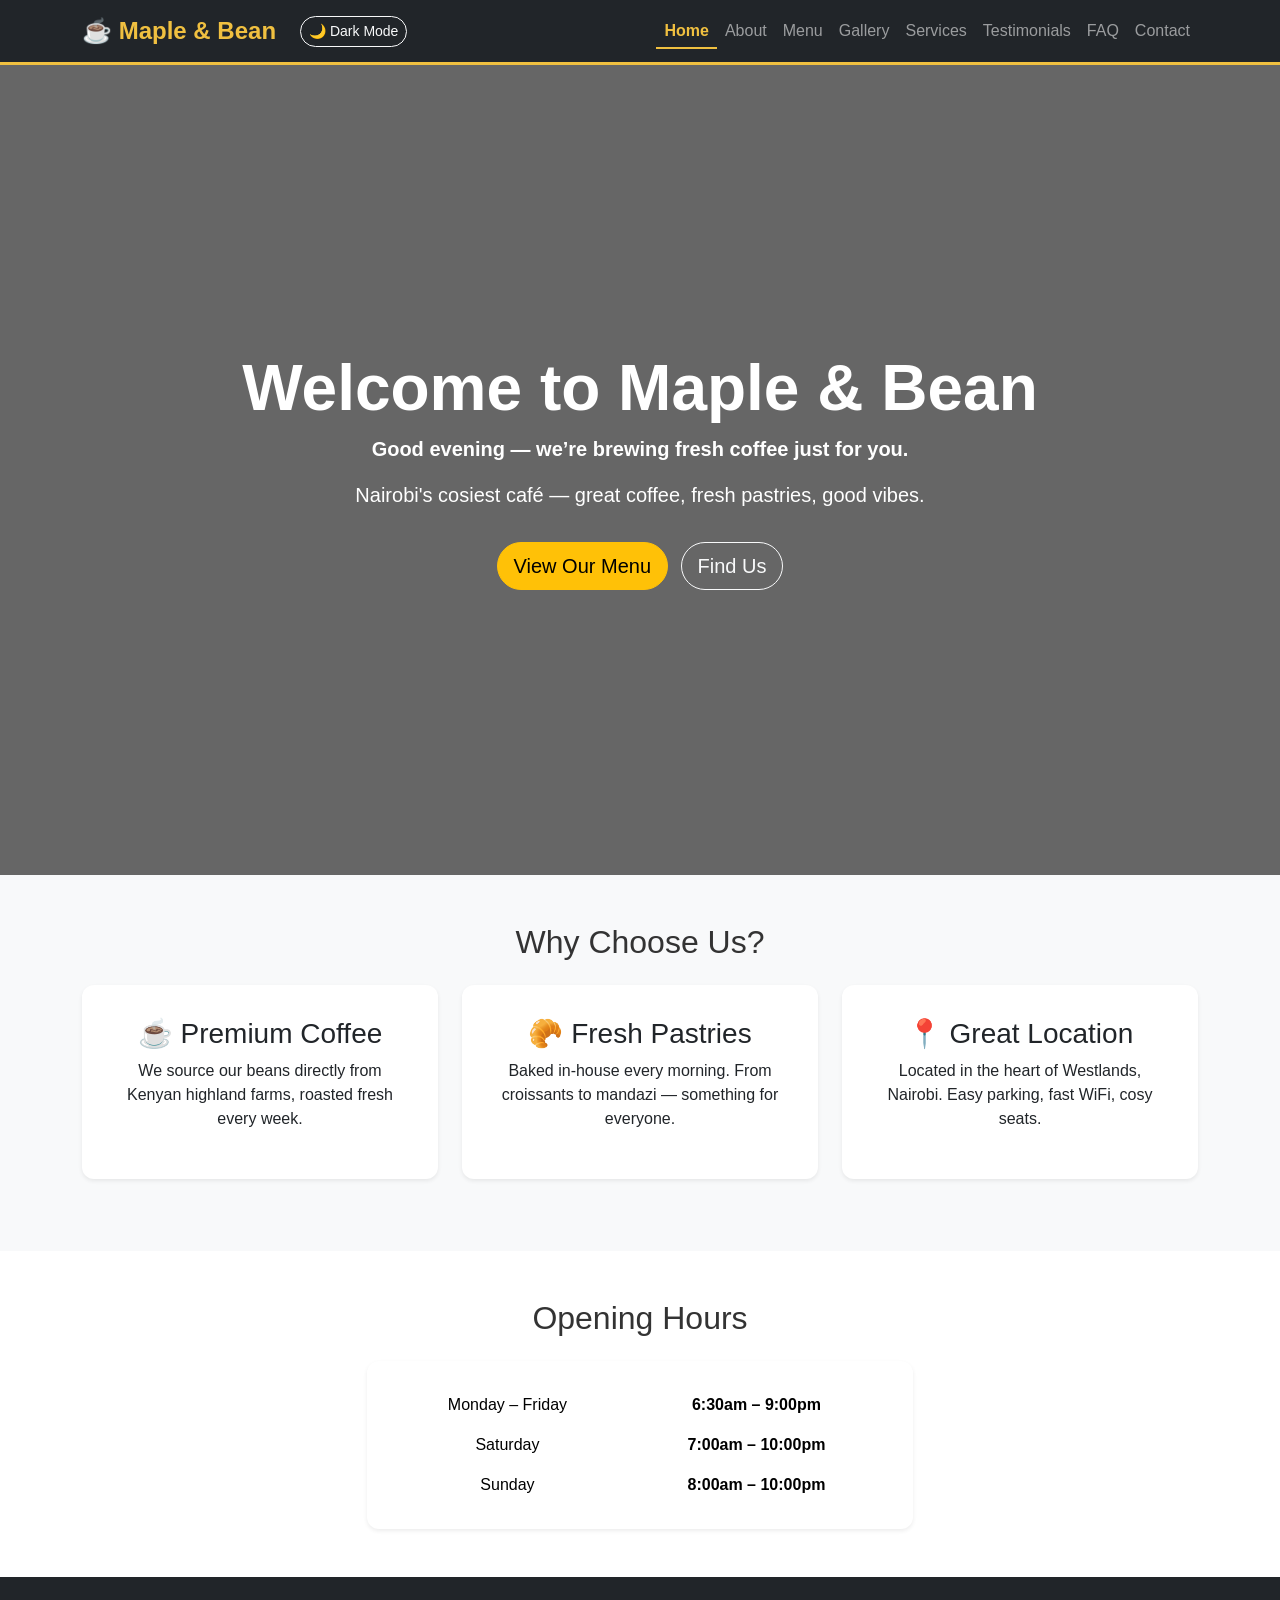
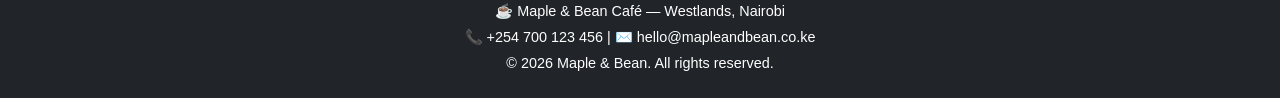
<file: index.html>
<!DOCTYPE html>
<html lang="en">
<head>
  <meta charset="UTF-8">
  <meta name="viewport" content="width=device-width, initial-scale=1.0">
  <title>Maple & Bean Café - Home</title>
  <link href="https://cdn.jsdelivr.net/npm/bootstrap@5.3.3/dist/css/bootstrap.min.css" rel="stylesheet">
  <link rel="stylesheet" href="css/style.css">
</head>
<body>
  <div id="page-loader" class="page-loader">
    <div class="loader-ring">
      <div class="loader-core">☕</div>
    </div>
    <p class="loader-text">Brewing your experience...</p>
  </div>

 <!-- Navbar -->
  <nav class="navbar navbar-expand-lg navbar-dark bg-dark sticky-top">
    <div class="container">
      <a class="navbar-brand" href="index.html">☕ Maple & Bean</a>
      <button class="btn btn-outline-light btn-sm ms-2 darkModeBtn" onclick="toggleDarkMode()">🌙 Dark Mode</button>
      <button class="navbar-toggler" type="button" data-bs-toggle="collapse" data-bs-target="#navMenu">
        <span class="navbar-toggler-icon"></span>
      </button>
      <div class="collapse navbar-collapse" id="navMenu">
        <ul class="navbar-nav ms-auto">
          <li class="nav-item"><a class="nav-link active" href="index.html">Home</a></li>
          <li class="nav-item"><a class="nav-link" href="about.html">About</a></li>
          <li class="nav-item"><a class="nav-link" href="menu.html">Menu</a></li>
          <li class="nav-item"><a class="nav-link" href="gallery.html">Gallery</a></li>
          <li class="nav-item"><a class="nav-link" href="services.html">Services</a></li>
          <li class="nav-item"><a class="nav-link" href="testimonials.html">Testimonials</a></li>
          <li class="nav-item"><a class="nav-link" href="faq.html">FAQ</a></li>
          <li class="nav-item"><a class="nav-link" href="contact.html">Contact</a></li>
        </ul>
      </div>
    </div>
  </nav>
  
  <!-- Hero Section -->
  <section class="hero text-center text-white d-flex align-items-center justify-content-center">
    <div>
      <h1 class="display-3 fw-bold">Welcome to Maple & Bean</h1>
      <p id="timeGreeting" class="lead fw-semibold">Good morning — we’re brewing fresh coffee just for you.</p>
      <p class="lead">Nairobi's cosiest café — great coffee, fresh pastries, good vibes.</p>
      <a href="menu.html" class="btn btn-warning btn-lg mt-3">View Our Menu</a>
      <a href="contact.html" class="btn btn-outline-light btn-lg mt-3 ms-2">Find Us</a>
    </div>
  </section>

  <!-- Features Section -->
  <section class="py-5 bg-light">
    <div class="container">
      <h2 class="text-center mb-4">Why Choose Us?</h2>
      <div class="row text-center">
        <div class="col-md-4 mb-4">
          <div class="card h-100 shadow-sm p-3">
            <div class="card-body">
              <h3>☕ Premium Coffee</h3>
              <p>We source our beans directly from Kenyan highland farms, roasted fresh every week.</p>
            </div>
          </div>
        </div>
        <div class="col-md-4 mb-4">
          <div class="card h-100 shadow-sm p-3">
            <div class="card-body">
              <h3>🥐 Fresh Pastries</h3>
              <p>Baked in-house every morning. From croissants to mandazi — something for everyone.</p>
            </div>
          </div>
        </div>
        <div class="col-md-4 mb-4">
          <div class="card h-100 shadow-sm p-3">
            <div class="card-body">
              <h3>📍 Great Location</h3>
              <p>Located in the heart of Westlands, Nairobi. Easy parking, fast WiFi, cosy seats.</p>
            </div>
          </div>
        </div>
      </div>
    </div>
  </section>

  <!-- Opening Hours Section -->
  <section class="py-5">
    <div class="container">
      <h2 class="text-center mb-4">Opening Hours</h2>
      <div class="row justify-content-center">
        <div class="col-md-6">
          <div class="card shadow-sm p-4 text-center">
            <table class="table table-borderless mb-0">
              <tbody>
                <tr>
                  <td>Monday – Friday</td>
                  <td><strong>6:30am – 9:00pm</strong></td>
                </tr>
                <tr>
                  <td>Saturday</td>
                  <td><strong>7:00am – 10:00pm</strong></td>
                </tr>
                <tr>
                  <td>Sunday</td>
                  <td><strong>8:00am – 10:00pm</strong></td>
                </tr>
              </tbody>
            </table>
          </div>
        </div>
      </div>
    </div>
  </section>

  <!-- Footer -->
  <footer class="bg-dark text-white text-center py-4">
    <div class="container">
      <p class="mb-1">☕ Maple & Bean Café — Westlands, Nairobi</p>
      <p class="mb-1">📞 +254 700 123 456 | ✉️ hello@mapleandbean.co.ke</p>
      <p class="mb-0">&copy; 2026 Maple & Bean. All rights reserved.</p>
    </div>
  </footer>

  <script src="https://cdn.jsdelivr.net/npm/bootstrap@5.3.3/dist/js/bootstrap.bundle.min.js"></script>
  <script src="js/script.js"></script>
</body>
</html>
</file>
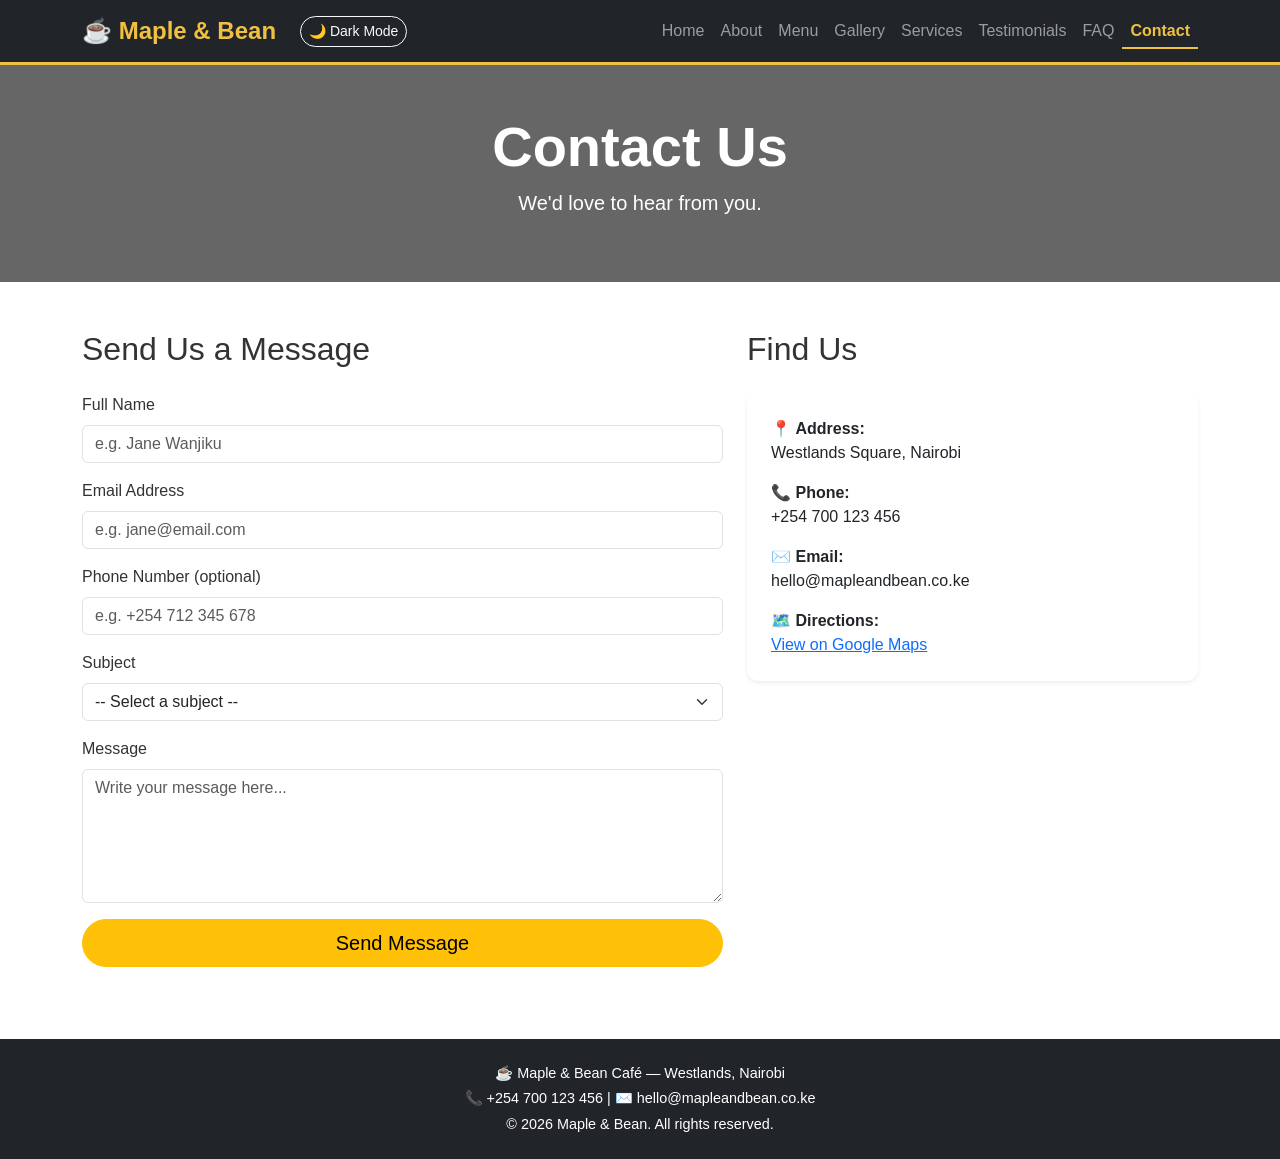
<file: contact.html>
<!DOCTYPE html>
<html lang="en">
<head>
  <meta charset="UTF-8">
  <meta name="viewport" content="width=device-width, initial-scale=1.0">
  <title>Maple & Bean Café - Contact</title>
  <link href="https://cdn.jsdelivr.net/npm/bootstrap@5.3.3/dist/css/bootstrap.min.css" rel="stylesheet">
  <link rel="stylesheet" href="css/style.css">
</head>
<body>

  <!-- Navbar -->
  <nav class="navbar navbar-expand-lg navbar-dark bg-dark sticky-top">
    <div class="container">
      <a class="navbar-brand" href="index.html">☕ Maple & Bean</a>
      <button class="btn btn-outline-light btn-sm ms-2 darkModeBtn" onclick="toggleDarkMode()">🌙 Dark Mode</button>
      <button class="navbar-toggler" type="button" data-bs-toggle="collapse" data-bs-target="#navMenu">
        <span class="navbar-toggler-icon"></span>
      </button>
      <div class="collapse navbar-collapse" id="navMenu">
        <ul class="navbar-nav ms-auto">
          <li class="nav-item"><a class="nav-link" href="index.html">Home</a></li>
          <li class="nav-item"><a class="nav-link" href="about.html">About</a></li>
          <li class="nav-item"><a class="nav-link" href="menu.html">Menu</a></li>
          <li class="nav-item"><a class="nav-link" href="gallery.html">Gallery</a></li>
          <li class="nav-item"><a class="nav-link" href="services.html">Services</a></li>
          <li class="nav-item"><a class="nav-link" href="testimonials.html">Testimonials</a></li>
          <li class="nav-item"><a class="nav-link" href="faq.html">FAQ</a></li>
          <li class="nav-item"><a class="nav-link active" href="contact.html">Contact</a></li>
        </ul>
      </div>
    </div>
  </nav>

  <!-- Page Header -->
  <section class="page-header text-white text-center py-5">
    <div class="container">
      <h1 class="display-4 fw-bold">Contact Us</h1>
      <p class="lead">We'd love to hear from you.</p>
    </div>
  </section>

  <!-- Contact Section -->
  <section class="py-5">
    <div class="container">
      <div class="row">

        <!-- Contact Form -->
        <div class="col-md-7 mb-4">
          <h2 class="mb-4">Send Us a Message</h2>
          <form id="contactForm" novalidate>

            <div class="mb-3">
              <label for="name" class="form-label">Full Name</label>
              <input type="text" class="form-control" id="name" placeholder="e.g. Jane Wanjiku">
              <div class="invalid-feedback">Please enter your full name.</div>
            </div>

            <div class="mb-3">
              <label for="email" class="form-label">Email Address</label>
              <input type="email" class="form-control" id="email" placeholder="e.g. jane@email.com">
              <div class="invalid-feedback">Please enter a valid email address.</div>
            </div>

            <div class="mb-3">
              <label for="phone" class="form-label">Phone Number (optional)</label>
              <input type="tel" class="form-control" id="phone" placeholder="e.g. +254 712 345 678">
            </div>

            <div class="mb-3">
              <label for="subject" class="form-label">Subject</label>
              <select class="form-select" id="subject">
                <option value="">-- Select a subject --</option>
                <option>General Inquiry</option>
                <option>Catering Request</option>
                <option>Private Event Booking</option>
                <option>Feedback</option>
                <option>Other</option>
              </select>
              <div class="invalid-feedback">Please select a subject.</div>
            </div>

            <div class="mb-3">
              <label for="message" class="form-label">Message</label>
              <textarea class="form-control" id="message" rows="5" 
                        placeholder="Write your message here..."></textarea>
              <div class="invalid-feedback">Please enter your message.</div>
            </div>

            <button type="submit" class="btn btn-warning btn-lg w-100">Send Message</button>
            <div id="successMsg" class="alert alert-success mt-3 d-none">
              ✅ Thank you! Your message has been sent. We'll get back to you within 24 hours.
            </div>

          </form>
        </div>

        <!-- Contact Info -->
        <div class="col-md-5 mb-4">
          <h2 class="mb-4">Find Us</h2>
          <div class="card shadow-sm p-4">
            <p class="mb-3">📍 <strong>Address:</strong><br>Westlands Square, Nairobi</p>
            <p class="mb-3">📞 <strong>Phone:</strong><br>+254 700 123 456</p>
            <p class="mb-3">✉️ <strong>Email:</strong><br>hello@mapleandbean.co.ke</p>
            <p class="mb-0">🗺️ <strong>Directions:</strong><br>
              <a href="https://maps.google.com/?q=Westlands+Nairobi" target="_blank">
                View on Google Maps
              </a>
            </p>
          </div>
        </div>

      </div>
    </div>
  </section>

  <!-- Footer -->
  <footer class="bg-dark text-white text-center py-4">
    <div class="container">
      <p class="mb-1">☕ Maple & Bean Café — Westlands, Nairobi</p>
      <p class="mb-1">📞 +254 700 123 456 | ✉️ hello@mapleandbean.co.ke</p>
      <p class="mb-0">&copy; 2026 Maple & Bean. All rights reserved.</p>
    </div>
  </footer>

  <script src="https://cdn.jsdelivr.net/npm/bootstrap@5.3.3/dist/js/bootstrap.bundle.min.js"></script>
  <script src="js/script.js"></script>
</body>
</html>
</file>
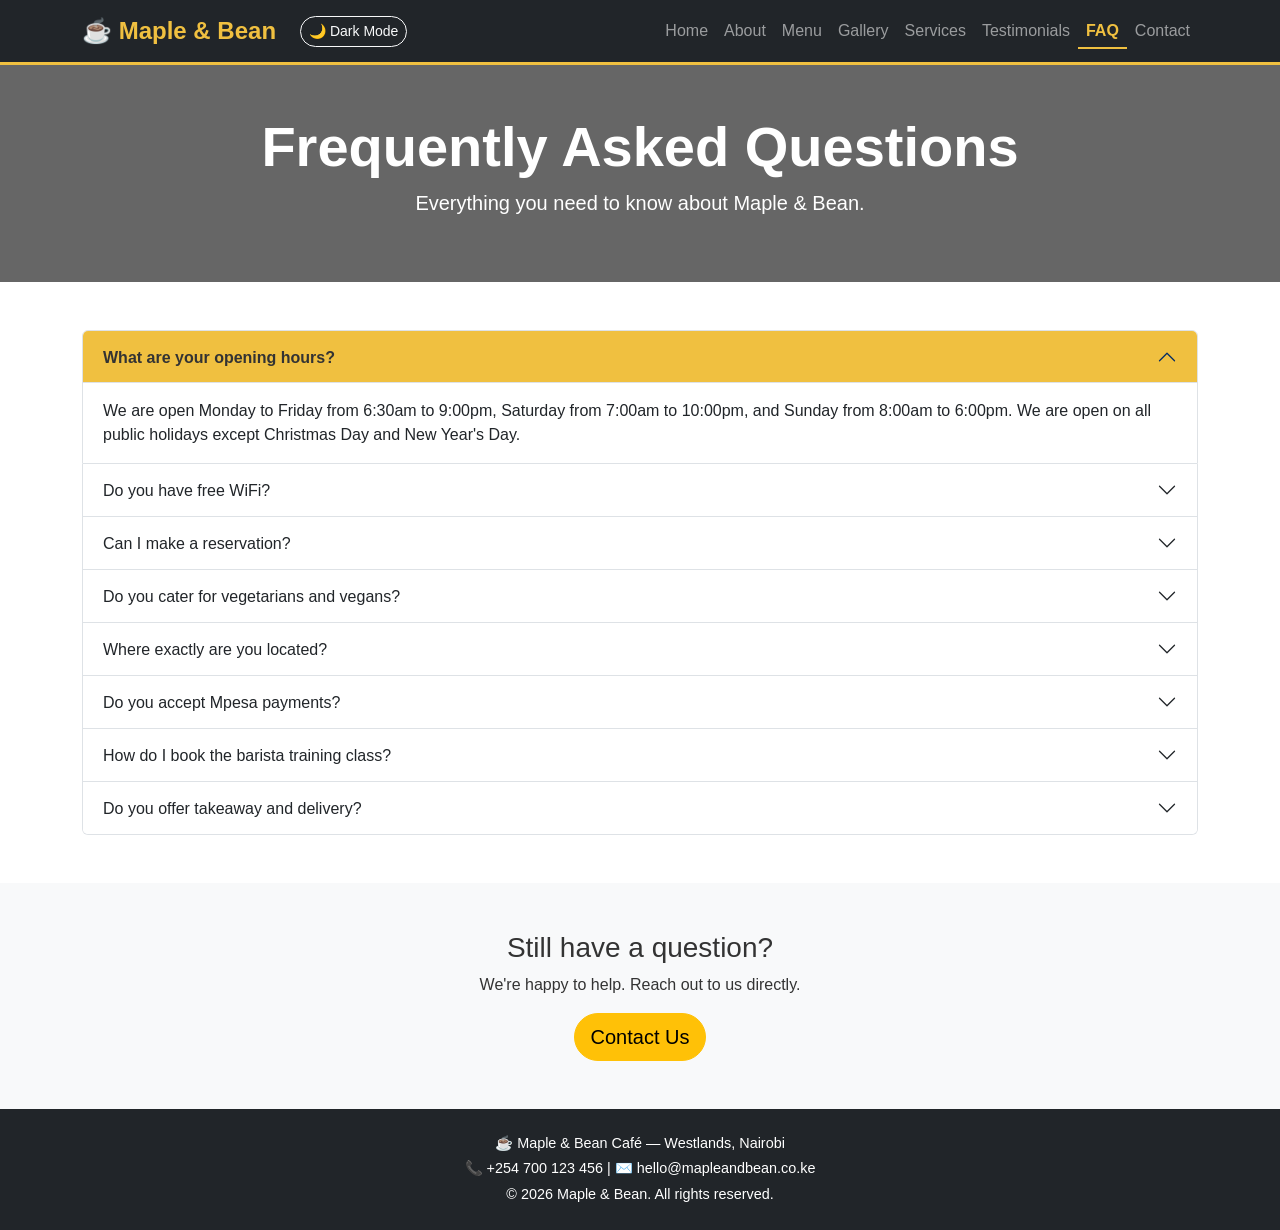
<file: faq.html>
<!DOCTYPE html>
<html lang="en">
<head>
  <meta charset="UTF-8">
  <meta name="viewport" content="width=device-width, initial-scale=1.0">
  <title>Maple & Bean Café - FAQ</title>
  <link href="https://cdn.jsdelivr.net/npm/bootstrap@5.3.3/dist/css/bootstrap.min.css" rel="stylesheet">
  <link rel="stylesheet" href="css/style.css">
</head>
<body>

  <!-- Navbar -->
  <nav class="navbar navbar-expand-lg navbar-dark bg-dark sticky-top">
    <div class="container">
      <a class="navbar-brand" href="index.html">☕ Maple & Bean</a>
      <button class="btn btn-outline-light btn-sm ms-2 darkModeBtn" onclick="toggleDarkMode()">🌙 Dark Mode</button>
      <button class="navbar-toggler" type="button" data-bs-toggle="collapse" data-bs-target="#navMenu">
        <span class="navbar-toggler-icon"></span>
      </button>
      <div class="collapse navbar-collapse" id="navMenu">
        <ul class="navbar-nav ms-auto">
          <li class="nav-item"><a class="nav-link" href="index.html">Home</a></li>
          <li class="nav-item"><a class="nav-link" href="about.html">About</a></li>
          <li class="nav-item"><a class="nav-link" href="menu.html">Menu</a></li>
          <li class="nav-item"><a class="nav-link" href="gallery.html">Gallery</a></li>
          <li class="nav-item"><a class="nav-link" href="services.html">Services</a></li>
          <li class="nav-item"><a class="nav-link" href="testimonials.html">Testimonials</a></li>
          <li class="nav-item"><a class="nav-link active" href="faq.html">FAQ</a></li>
          <li class="nav-item"><a class="nav-link" href="contact.html">Contact</a></li>
        </ul>
      </div>
    </div>
  </nav>

  <!-- Page Header -->
  <section class="page-header text-white text-center py-5">
    <div class="container">
      <h1 class="display-4 fw-bold">Frequently Asked Questions</h1>
      <p class="lead">Everything you need to know about Maple & Bean.</p>
    </div>
  </section>

  <!-- FAQ Accordion -->
  <section class="py-5">
    <div class="container">
      <div class="accordion" id="faqAccordion">

        <div class="accordion-item">
          <h2 class="accordion-header">
            <button class="accordion-button" type="button" data-bs-toggle="collapse" data-bs-target="#faq1">
              What are your opening hours?
            </button>
          </h2>
          <div id="faq1" class="accordion-collapse collapse show" data-bs-parent="#faqAccordion">
            <div class="accordion-body">
              We are open Monday to Friday from 6:30am to 9:00pm, Saturday from 7:00am to 10:00pm, and Sunday from 8:00am to 6:00pm. We are open on all public holidays except Christmas Day and New Year's Day.
            </div>
          </div>
        </div>

        <div class="accordion-item">
          <h2 class="accordion-header">
            <button class="accordion-button collapsed" type="button" data-bs-toggle="collapse" data-bs-target="#faq2">
              Do you have free WiFi?
            </button>
          </h2>
          <div id="faq2" class="accordion-collapse collapse" data-bs-parent="#faqAccordion">
            <div class="accordion-body">
              Yes! We offer free high-speed WiFi to all customers. Just ask any staff member for the password when you arrive. We have a dedicated work zone on the upper floor with power sockets at every seat.
            </div>
          </div>
        </div>

        <div class="accordion-item">
          <h2 class="accordion-header">
            <button class="accordion-button collapsed" type="button" data-bs-toggle="collapse" data-bs-target="#faq3">
              Can I make a reservation?
            </button>
          </h2>
          <div id="faq3" class="accordion-collapse collapse" data-bs-parent="#faqAccordion">
            <div class="accordion-body">
              Walk-ins are always welcome for regular seating. For groups of 6 or more, or for private room bookings, we recommend calling us on +254 700 123 456 or using the contact form on our website at least 48 hours in advance.
            </div>
          </div>
        </div>

        <div class="accordion-item">
          <h2 class="accordion-header">
            <button class="accordion-button collapsed" type="button" data-bs-toggle="collapse" data-bs-target="#faq4">
              Do you cater for vegetarians and vegans?
            </button>
          </h2>
          <div id="faq4" class="accordion-collapse collapse" data-bs-parent="#faqAccordion">
            <div class="accordion-body">
              Absolutely. We have a wide selection of vegetarian options including our Githeri Salad Bowl, fruit smoothies, and all our pastries. For vegan customers, we offer oat milk and soy milk alternatives for all drinks. Just let your server know your preference.
            </div>
          </div>
        </div>

        <div class="accordion-item">
          <h2 class="accordion-header">
            <button class="accordion-button collapsed" type="button" data-bs-toggle="collapse" data-bs-target="#faq5">
              Where exactly are you located?
            </button>
          </h2>
          <div id="faq5" class="accordion-collapse collapse" data-bs-parent="#faqAccordion">
            <div class="accordion-body">
              We are located at Westlands Square, Ring Road, Nairobi. We are on the ground floor next to the main entrance. There is free parking available in the building basement for up to 2 hours. We are also a 5-minute walk from the Westlands Bus Stage.
            </div>
          </div>
        </div>

        <div class="accordion-item">
          <h2 class="accordion-header">
            <button class="accordion-button collapsed" type="button" data-bs-toggle="collapse" data-bs-target="#faq6">
              Do you accept Mpesa payments?
            </button>
          </h2>
          <div id="faq6" class="accordion-collapse collapse" data-bs-parent="#faqAccordion">
            <div class="accordion-body">
              Yes, we accept Mpesa, cash, and all major debit/credit cards. Our Mpesa Till Number is 123456. We do not currently accept cheques.
            </div>
          </div>
        </div>

        <div class="accordion-item">
          <h2 class="accordion-header">
            <button class="accordion-button collapsed" type="button" data-bs-toggle="collapse" data-bs-target="#faq7">
              How do I book the barista training class?
            </button>
          </h2>
          <div id="faq7" class="accordion-collapse collapse" data-bs-parent="#faqAccordion">
            <div class="accordion-body">
              Classes run every Saturday morning from 9:00am to 11:00am. To book a spot, fill in the contact form on our Contact page or call us directly. Payment is made on the day of the class. Classes are limited to 8 students so book early to avoid missing out.
            </div>
          </div>
        </div>

        <div class="accordion-item">
          <h2 class="accordion-header">
            <button class="accordion-button collapsed" type="button" data-bs-toggle="collapse" data-bs-target="#faq8">
              Do you offer takeaway and delivery?
            </button>
          </h2>
          <div id="faq8" class="accordion-collapse collapse" data-bs-parent="#faqAccordion">
            <div class="accordion-body">
              Yes, takeaway is available for all menu items. For delivery, we work with Glovo and Uber Eats — search "Maple & Bean" on either app. Delivery is available within a 5km radius of Westlands. We use eco-friendly biodegradable packaging for all takeaway orders.
            </div>
          </div>
        </div>

      </div>
    </div>
  </section>

  <!-- CTA -->
  <section class="py-5 bg-light text-center">
    <div class="container">
      <h3>Still have a question?</h3>
      <p>We're happy to help. Reach out to us directly.</p>
      <a href="contact.html" class="btn btn-warning btn-lg">Contact Us</a>
    </div>
  </section>

  <!-- Footer -->
  <footer class="bg-dark text-white text-center py-4">
    <div class="container">
      <p class="mb-1">☕ Maple & Bean Café — Westlands, Nairobi</p>
      <p class="mb-1">📞 +254 700 123 456 | ✉️ hello@mapleandbean.co.ke</p>
      <p class="mb-0">&copy; 2026 Maple & Bean. All rights reserved.</p>
    </div>
  </footer>

  <script src="https://cdn.jsdelivr.net/npm/bootstrap@5.3.3/dist/js/bootstrap.bundle.min.js"></script>
  <script src="js/script.js"></script>
</body>
</html>
</file>
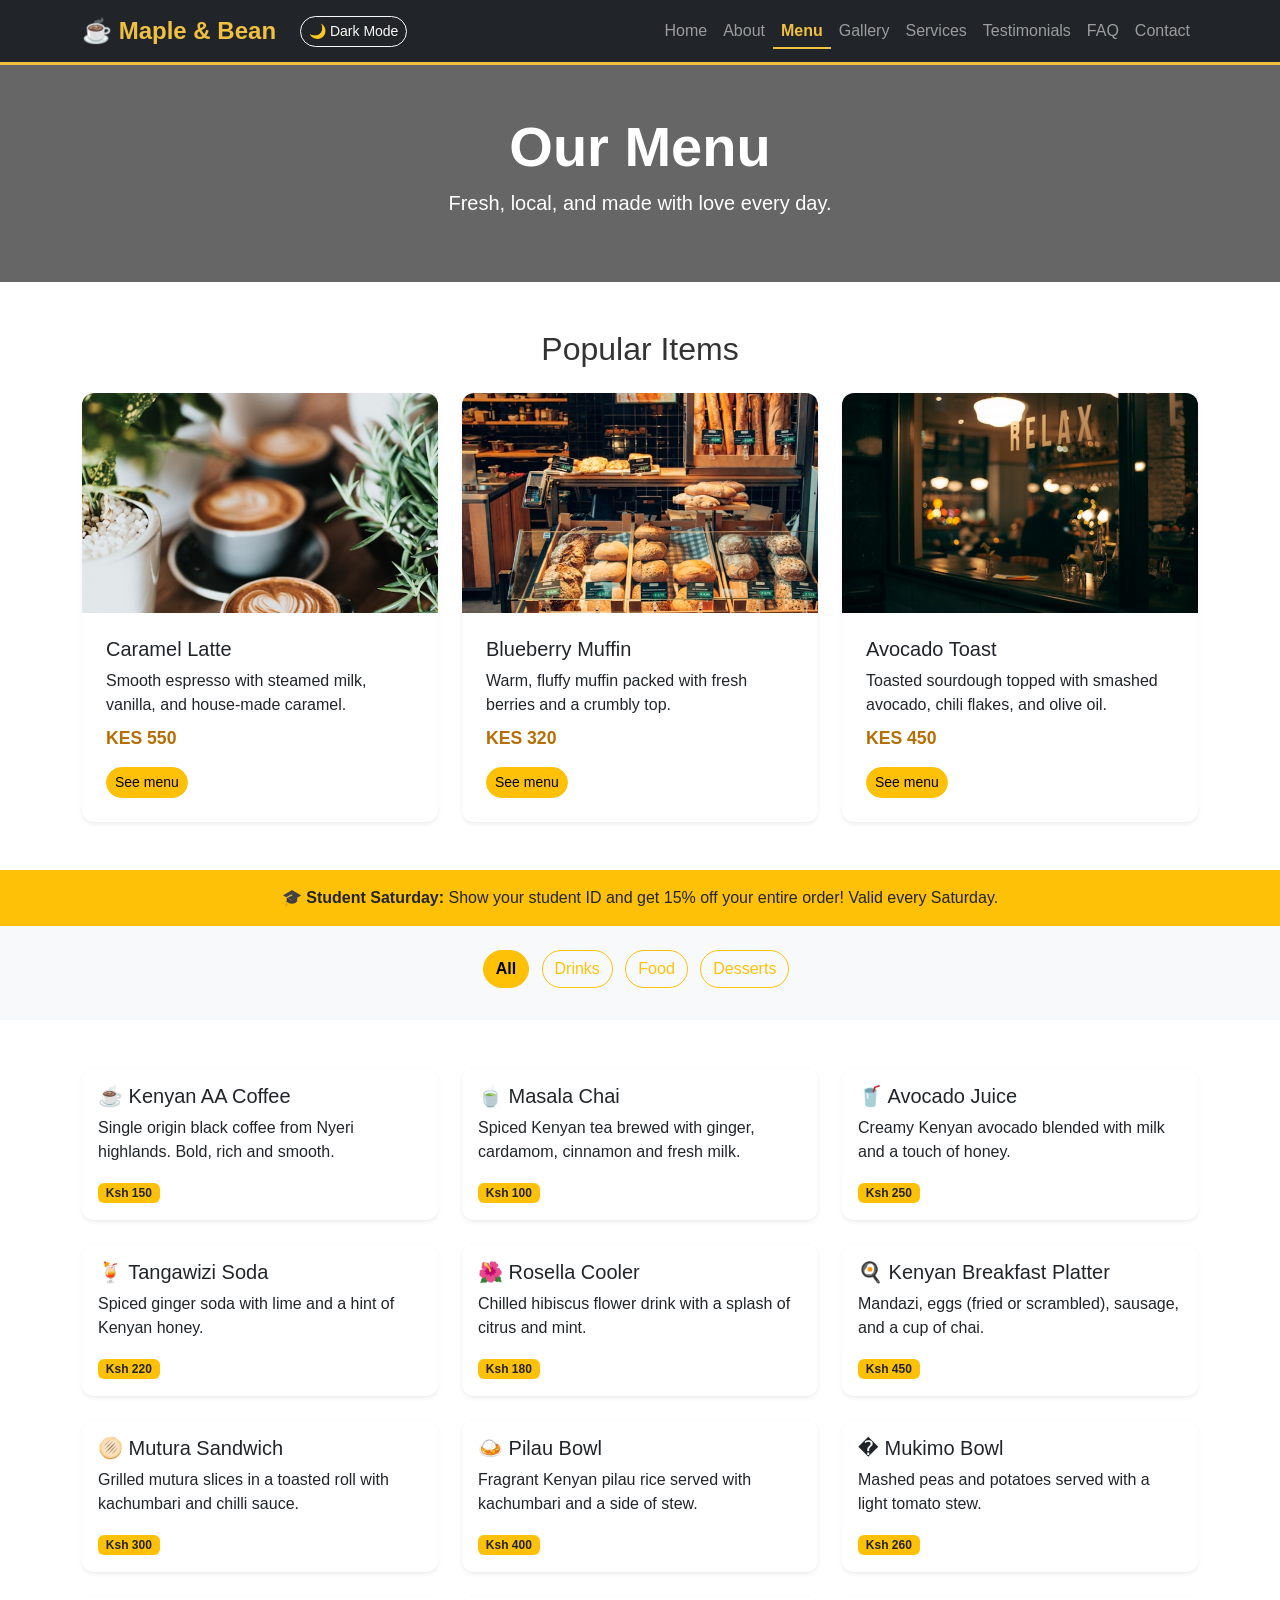
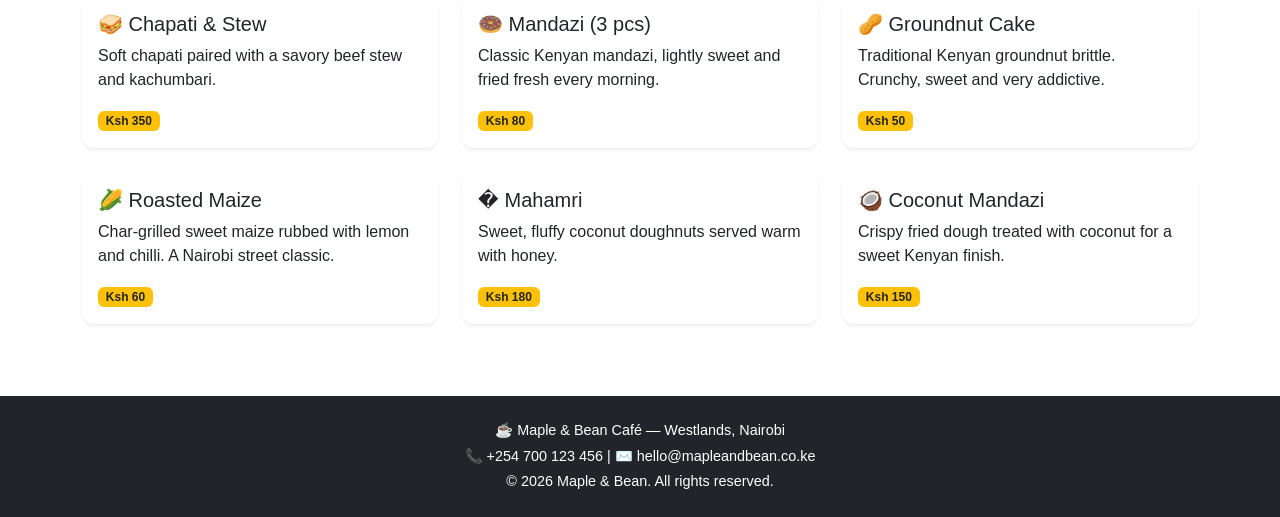
<file: menu.html>
<!DOCTYPE html>
<html lang="en">
<head>
  <meta charset="UTF-8">
  <meta name="viewport" content="width=device-width, initial-scale=1.0">
  <title>Maple & Bean Café - Menu</title>
  <link href="https://cdn.jsdelivr.net/npm/bootstrap@5.3.3/dist/css/bootstrap.min.css" rel="stylesheet">
  <link rel="stylesheet" href="css/style.css">
</head>
<body>

  <!-- Navbar -->
  <nav class="navbar navbar-expand-lg navbar-dark bg-dark sticky-top">
    <div class="container">
      <a class="navbar-brand" href="index.html">☕ Maple & Bean</a>
      <button class="btn btn-outline-light btn-sm ms-2 darkModeBtn" onclick="toggleDarkMode()">🌙 Dark Mode</button>
      <button class="navbar-toggler" type="button" data-bs-toggle="collapse" data-bs-target="#navMenu">
        <span class="navbar-toggler-icon"></span>
      </button>
      <div class="collapse navbar-collapse" id="navMenu">
        <ul class="navbar-nav ms-auto">
          <li class="nav-item"><a class="nav-link" href="index.html">Home</a></li>
          <li class="nav-item"><a class="nav-link" href="about.html">About</a></li>
          <li class="nav-item"><a class="nav-link active" href="menu.html">Menu</a></li>
          <li class="nav-item"><a class="nav-link" href="gallery.html">Gallery</a></li>
          <li class="nav-item"><a class="nav-link" href="services.html">Services</a></li>
          <li class="nav-item"><a class="nav-link" href="testimonials.html">Testimonials</a></li>
          <li class="nav-item"><a class="nav-link" href="faq.html">FAQ</a></li>
          <li class="nav-item"><a class="nav-link" href="contact.html">Contact</a></li>
        </ul>
      </div>
    </div>
  </nav>

  <!-- Page Header -->
  <section class="page-header text-white text-center py-5">
    <div class="container">
      <h1 class="display-4 fw-bold">Our Menu</h1>
      <p class="lead">Fresh, local, and made with love every day.</p>
    </div>
  </section>

  <!-- Popular Items Section -->
  <section class="py-5 bg-white">
    <div class="container">
      <h2 class="text-center mb-4">Popular Items</h2>
      <div class="row g-4">
        <div class="col-md-4">
          <div class="card h-100 shadow-sm popular-item-card">
            <img src="images/photo-1509042239860-f550ce710b93.jpg" class="card-img-top" alt="Caramel Latte">
            <div class="card-body">
              <h3 class="h5">Caramel Latte</h3>
              <p class="mb-2">Smooth espresso with steamed milk, vanilla, and house-made caramel.</p>
              <p class="popular-item-price">KES 550</p>
              <a href="#menuGrid" class="btn btn-warning btn-sm">See menu</a>
            </div>
          </div>
        </div>
        <div class="col-md-4">
          <div class="card h-100 shadow-sm popular-item-card">
            <img src="images/photo-1517433670267-08bbd4be890f.jpg" class="card-img-top" alt="Blueberry Muffin">
            <div class="card-body">
              <h3 class="h5">Blueberry Muffin</h3>
              <p class="mb-2">Warm, fluffy muffin packed with fresh berries and a crumbly top.</p>
              <p class="popular-item-price">KES 320</p>
              <a href="#menuGrid" class="btn btn-warning btn-sm">See menu</a>
            </div>
          </div>
        </div>
        <div class="col-md-4">
          <div class="card h-100 shadow-sm popular-item-card">
            <img src="images/photo-1481833761820-0509d3217039.jpg" class="card-img-top" alt="Avocado Toast">
            <div class="card-body">
              <h3 class="h5">Avocado Toast</h3>
              <p class="mb-2">Toasted sourdough topped with smashed avocado, chili flakes, and olive oil.</p>
              <p class="popular-item-price">KES 450</p>
              <a href="#menuGrid" class="btn btn-warning btn-sm">See menu</a>
            </div>
          </div>
        </div>
      </div>
    </div>
  </section>

  <section class="py-3 bg-warning text-dark">
    <div class="container text-center">
      <strong>🎓 Student Saturday:</strong> Show your student ID and get 15% off your entire order! Valid every Saturday.
    </div>
  </section>

  <!-- Filter Buttons -->
  <section class="py-4 bg-light">
    <div class="container text-center">
      <button type="button" class="btn btn-warning me-2 mb-2 filter-btn active-filter" data-filter="all">All</button>
      <button type="button" class="btn btn-outline-warning me-2 mb-2 filter-btn" data-filter="drinks">Drinks</button>
      <button type="button" class="btn btn-outline-warning me-2 mb-2 filter-btn" data-filter="food">Food</button>
      <button type="button" class="btn btn-outline-warning me-2 mb-2 filter-btn" data-filter="desserts">Desserts</button>
    </div>
  </section>

  <!-- Menu Items -->
  <section class="py-5">
    <div class="container">
      <div class="row" id="menuGrid">

        <!-- Drinks -->
        <div class="col-md-4 mb-4 menu-item" data-category="drinks">
          <div class="card h-100 shadow-sm">
            <div class="card-body">
              <h5 class="card-title">☕ Kenyan AA Coffee</h5>
              <p class="card-text">Single origin black coffee from Nyeri highlands. Bold, rich and smooth.</p>
              <span class="badge bg-warning text-dark">Ksh 150</span>
            </div>
          </div>
        </div>

        <div class="col-md-4 mb-4 menu-item" data-category="drinks">
          <div class="card h-100 shadow-sm">
            <div class="card-body">
              <h5 class="card-title">🍵 Masala Chai</h5>
              <p class="card-text">Spiced Kenyan tea brewed with ginger, cardamom, cinnamon and fresh milk.</p>
              <span class="badge bg-warning text-dark">Ksh 100</span>
            </div>
          </div>
        </div>

        <div class="col-md-4 mb-4 menu-item" data-category="drinks">
          <div class="card h-100 shadow-sm">
            <div class="card-body">
              <h5 class="card-title">🥤 Avocado Juice</h5>
              <p class="card-text">Creamy Kenyan avocado blended with milk and a touch of honey.</p>
              <span class="badge bg-warning text-dark">Ksh 250</span>
            </div>
          </div>
        </div>

        <div class="col-md-4 mb-4 menu-item" data-category="drinks">
          <div class="card h-100 shadow-sm">
            <div class="card-body">
              <h5 class="card-title">🍹 Tangawizi Soda</h5>
              <p class="card-text">Spiced ginger soda with lime and a hint of Kenyan honey.</p>
              <span class="badge bg-warning text-dark">Ksh 220</span>
            </div>
          </div>
        </div>

        <div class="col-md-4 mb-4 menu-item" data-category="drinks">
          <div class="card h-100 shadow-sm">
            <div class="card-body">
              <h5 class="card-title">🌺 Rosella Cooler</h5>
              <p class="card-text">Chilled hibiscus flower drink with a splash of citrus and mint.</p>
              <span class="badge bg-warning text-dark">Ksh 180</span>
            </div>
          </div>
        </div>

        <!-- Food -->
        <div class="col-md-4 mb-4 menu-item" data-category="food">
          <div class="card h-100 shadow-sm">
            <div class="card-body">
              <h5 class="card-title">🍳 Kenyan Breakfast Platter</h5>
              <p class="card-text">Mandazi, eggs (fried or scrambled), sausage, and a cup of chai.</p>
              <span class="badge bg-warning text-dark">Ksh 450</span>
            </div>
          </div>
        </div>

        <div class="col-md-4 mb-4 menu-item" data-category="food">
          <div class="card h-100 shadow-sm">
            <div class="card-body">
              <h5 class="card-title">🫓 Mutura Sandwich</h5>
              <p class="card-text">Grilled mutura slices in a toasted roll with kachumbari and chilli sauce.</p>
              <span class="badge bg-warning text-dark">Ksh 300</span>
            </div>
          </div>
        </div>

        <div class="col-md-4 mb-4 menu-item" data-category="food">
          <div class="card h-100 shadow-sm">
            <div class="card-body">
              <h5 class="card-title">🍛 Pilau Bowl</h5>
              <p class="card-text">Fragrant Kenyan pilau rice served with kachumbari and a side of stew.</p>
              <span class="badge bg-warning text-dark">Ksh 400</span>
            </div>
          </div>
        </div>

        <div class="col-md-4 mb-4 menu-item" data-category="food">
          <div class="card h-100 shadow-sm">
            <div class="card-body">
              <h5 class="card-title">� Mukimo Bowl</h5>
              <p class="card-text">Mashed peas and potatoes served with a light tomato stew.</p>
              <span class="badge bg-warning text-dark">Ksh 260</span>
            </div>
          </div>
        </div>

        <div class="col-md-4 mb-4 menu-item" data-category="food">
          <div class="card h-100 shadow-sm">
            <div class="card-body">
              <h5 class="card-title">🥪 Chapati & Stew</h5>
              <p class="card-text">Soft chapati paired with a savory beef stew and kachumbari.</p>
              <span class="badge bg-warning text-dark">Ksh 350</span>
            </div>
          </div>
        </div>

        <!-- Desserts -->
        <div class="col-md-4 mb-4 menu-item" data-category="desserts">
          <div class="card h-100 shadow-sm">
            <div class="card-body">
              <h5 class="card-title">🍩 Mandazi (3 pcs)</h5>
              <p class="card-text">Classic Kenyan mandazi, lightly sweet and fried fresh every morning.</p>
              <span class="badge bg-warning text-dark">Ksh 80</span>
            </div>
          </div>
        </div>

        <div class="col-md-4 mb-4 menu-item" data-category="desserts">
          <div class="card h-100 shadow-sm">
            <div class="card-body">
              <h5 class="card-title">🥜 Groundnut Cake</h5>
              <p class="card-text">Traditional Kenyan groundnut brittle. Crunchy, sweet and very addictive.</p>
              <span class="badge bg-warning text-dark">Ksh 50</span>
            </div>
          </div>
        </div>

        <div class="col-md-4 mb-4 menu-item" data-category="desserts">
          <div class="card h-100 shadow-sm">
            <div class="card-body">
              <h5 class="card-title">🌽 Roasted Maize</h5>
              <p class="card-text">Char-grilled sweet maize rubbed with lemon and chilli. A Nairobi street classic.</p>
              <span class="badge bg-warning text-dark">Ksh 60</span>
            </div>
          </div>
        </div>

        <div class="col-md-4 mb-4 menu-item" data-category="desserts">
          <div class="card h-100 shadow-sm">
            <div class="card-body">
              <h5 class="card-title">� Mahamri</h5>
              <p class="card-text">Sweet, fluffy coconut doughnuts served warm with honey.</p>
              <span class="badge bg-warning text-dark">Ksh 180</span>
            </div>
          </div>
        </div>

        <div class="col-md-4 mb-4 menu-item" data-category="desserts">
          <div class="card h-100 shadow-sm">
            <div class="card-body">
              <h5 class="card-title">🥥 Coconut Mandazi</h5>
              <p class="card-text">Crispy fried dough treated with coconut for a sweet Kenyan finish.</p>
              <span class="badge bg-warning text-dark">Ksh 150</span>
            </div>
          </div>
        </div>

      </div>
    </div>
  </section>

  <!-- Footer -->
  <footer class="bg-dark text-white text-center py-4">
    <div class="container">
      <p class="mb-1">☕ Maple & Bean Café — Westlands, Nairobi</p>
      <p class="mb-1">📞 +254 700 123 456 | ✉️ hello@mapleandbean.co.ke</p>
      <p class="mb-0">&copy; 2026 Maple & Bean. All rights reserved.</p>
    </div>
  </footer>

  <script src="https://cdn.jsdelivr.net/npm/bootstrap@5.3.3/dist/js/bootstrap.bundle.min.js"></script>
  <script src="js/script.js"></script>
</body>
</html>
</file>
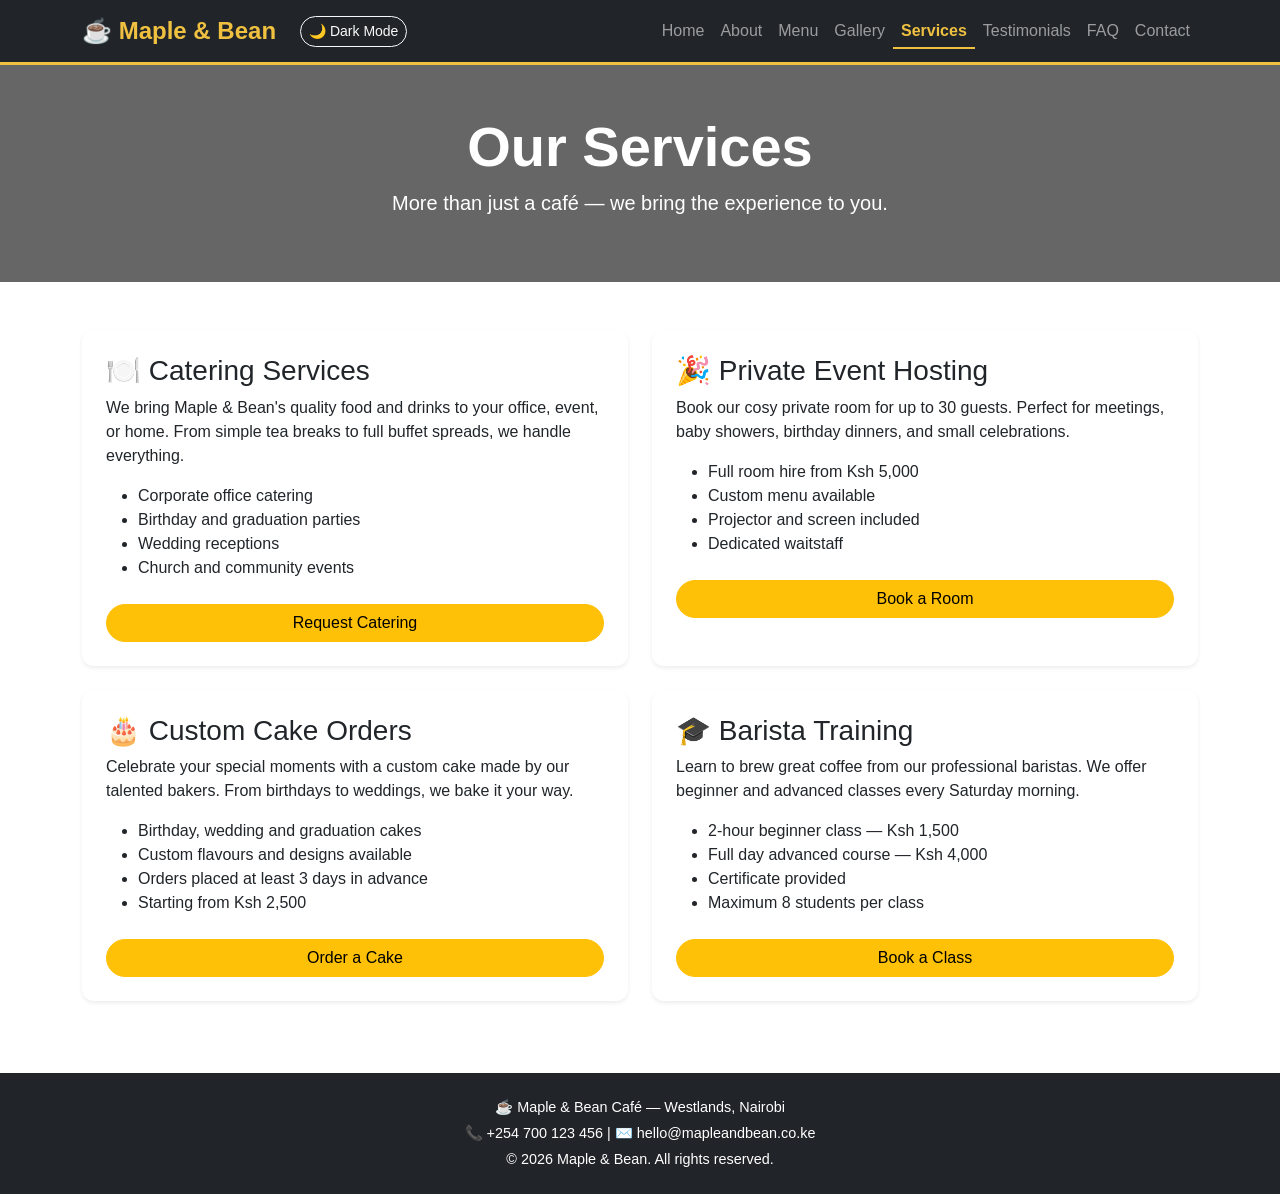
<file: services.html>
<!DOCTYPE html>
<html lang="en">
<head>
  <meta charset="UTF-8">
  <meta name="viewport" content="width=device-width, initial-scale=1.0">
  <title>Maple & Bean Café - Services</title>
  <link href="https://cdn.jsdelivr.net/npm/bootstrap@5.3.3/dist/css/bootstrap.min.css" rel="stylesheet">
  <link rel="stylesheet" href="css/style.css">
</head>
<body>

  <!-- Navbar -->
  <nav class="navbar navbar-expand-lg navbar-dark bg-dark sticky-top">
    <div class="container">
      <a class="navbar-brand" href="index.html">☕ Maple & Bean</a>
      <button class="btn btn-outline-light btn-sm ms-2 darkModeBtn" onclick="toggleDarkMode()">🌙 Dark Mode</button>
      <button class="navbar-toggler" type="button" data-bs-toggle="collapse" data-bs-target="#navMenu">
        <span class="navbar-toggler-icon"></span>
      </button>
      <div class="collapse navbar-collapse" id="navMenu">
        <ul class="navbar-nav ms-auto">
          <li class="nav-item"><a class="nav-link" href="index.html">Home</a></li>
          <li class="nav-item"><a class="nav-link" href="about.html">About</a></li>
          <li class="nav-item"><a class="nav-link" href="menu.html">Menu</a></li>
          <li class="nav-item"><a class="nav-link" href="gallery.html">Gallery</a></li>
          <li class="nav-item"><a class="nav-link active" href="services.html">Services</a></li>
          <li class="nav-item"><a class="nav-link" href="testimonials.html">Testimonials</a></li>
          <li class="nav-item"><a class="nav-link" href="faq.html">FAQ</a></li>
          <li class="nav-item"><a class="nav-link" href="contact.html">Contact</a></li>
        </ul>
      </div>
    </div>
  </nav>

  <!-- Page Header -->
  <section class="page-header text-white text-center py-5">
    <div class="container">
      <h1 class="display-4 fw-bold">Our Services</h1>
      <p class="lead">More than just a café — we bring the experience to you.</p>
    </div>
  </section>

  <!-- Services -->
  <section class="py-5">
    <div class="container">
      <div class="row">

        <div class="col-md-6 mb-4">
          <div class="card h-100 shadow-sm p-4">
            <h3>🍽️ Catering Services</h3>
            <p>We bring Maple & Bean's quality food and drinks to your office, event, or home. From simple tea breaks to full buffet spreads, we handle everything.</p>
            <ul>
              <li>Corporate office catering</li>
              <li>Birthday and graduation parties</li>
              <li>Wedding receptions</li>
              <li>Church and community events</li>
            </ul>
            <a href="contact.html" class="btn btn-warning mt-2">Request Catering</a>
          </div>
        </div>

        <div class="col-md-6 mb-4">
          <div class="card h-100 shadow-sm p-4">
            <h3>🎉 Private Event Hosting</h3>
            <p>Book our cosy private room for up to 30 guests. Perfect for meetings, baby showers, birthday dinners, and small celebrations.</p>
            <ul>
              <li>Full room hire from Ksh 5,000</li>
              <li>Custom menu available</li>
              <li>Projector and screen included</li>
              <li>Dedicated waitstaff</li>
            </ul>
            <a href="contact.html" class="btn btn-warning mt-2">Book a Room</a>
          </div>
        </div>

        <div class="col-md-6 mb-4">
          <div class="card h-100 shadow-sm p-4">
            <h3>🎂 Custom Cake Orders</h3>
            <p>Celebrate your special moments with a custom cake made by our talented bakers. From birthdays to weddings, we bake it your way.</p>
            <ul>
              <li>Birthday, wedding and graduation cakes</li>
              <li>Custom flavours and designs available</li>
              <li>Orders placed at least 3 days in advance</li>
              <li>Starting from Ksh 2,500</li>
            </ul>
            <a href="contact.html" class="btn btn-warning mt-2">Order a Cake</a>
          </div>
        </div>

        <div class="col-md-6 mb-4">
          <div class="card h-100 shadow-sm p-4">
            <h3>🎓 Barista Training</h3>
            <p>Learn to brew great coffee from our professional baristas. We offer beginner and advanced classes every Saturday morning.</p>
            <ul>
              <li>2-hour beginner class — Ksh 1,500</li>
              <li>Full day advanced course — Ksh 4,000</li>
              <li>Certificate provided</li>
              <li>Maximum 8 students per class</li>
            </ul>
            <a href="contact.html" class="btn btn-warning mt-2">Book a Class</a>
          </div>
        </div>

      </div>
    </div>
  </section>

  <!-- Footer -->
  <footer class="bg-dark text-white text-center py-4">
    <div class="container">
      <p class="mb-1">☕ Maple & Bean Café — Westlands, Nairobi</p>
      <p class="mb-1">📞 +254 700 123 456 | ✉️ hello@mapleandbean.co.ke</p>
      <p class="mb-0">&copy; 2026 Maple & Bean. All rights reserved.</p>
    </div>
  </footer>

  <script src="https://cdn.jsdelivr.net/npm/bootstrap@5.3.3/dist/js/bootstrap.bundle.min.js"></script>
  <script src="js/script.js"></script>
</body>
</html>
</file>
<file: css/style.css>
/* ===== GLOBAL STYLES ===== */
body {
  font-family: 'Segoe UI', Tahoma, Geneva, Verdana, sans-serif;
  color: #333;
}

.page-loader {
  position: fixed;
  inset: 0;
  display: flex;
  flex-direction: column;
  align-items: center;
  justify-content: center;
  background: rgba(17, 17, 17, 0.96);
  z-index: 9999;
  transition: opacity 0.4s ease, visibility 0.4s ease;
}

.page-loader.hidden {
  opacity: 0;
  visibility: hidden;
  pointer-events: none;
}

.loader-ring {
  width: 90px;
  height: 90px;
  border: 4px solid rgba(240, 192, 64, 0.25);
  border-top-color: #f0c040;
  border-radius: 50%;
  display: flex;
  align-items: center;
  justify-content: center;
  animation: spin 1s linear infinite;
  margin-bottom: 16px;
}

.loader-core {
  font-size: 2rem;
  animation: pulse 1s ease-in-out infinite;
}

.loader-text {
  color: #fff;
  font-weight: 600;
  letter-spacing: 0.04em;
}

@keyframes spin {
  to {
    transform: rotate(360deg);
  }
}

@keyframes pulse {
  0%, 100% {
    transform: scale(1);
  }
  50% {
    transform: scale(1.12);
  }
}

/* ===== SMOOTH SCROLL ===== */
html {
  scroll-behavior: smooth;
}

/* ===== NAVBAR ===== */
.navbar {
  border-bottom: 3px solid #f0c040;
}

.navbar-brand {
  font-size: 1.5rem;
  font-weight: bold;
  color: #f0c040 !important;
}

.nav-link:hover {
  color: #f0c040 !important;
}

/* ===== ACTIVE NAV LINK ===== */
.nav-link.active {
  color: #f0c040 !important;
  font-weight: bold;
  border-bottom: 2px solid #f0c040;
  padding-bottom: 4px;
}

/* ===== HERO SECTION ===== */
.hero {
  background: linear-gradient(rgba(0,0,0,0.6), rgba(0,0,0,0.6)),
              url('https://images.unsplash.com/photo-1501339847302-ac426a4a7cbb?w=1400') center/cover no-repeat;
  height: 90vh;
  min-height: 400px;
}

/* ===== PAGE HEADER ===== */
.page-header {
  background: linear-gradient(rgba(0,0,0,0.6), rgba(0,0,0,0.6)),
              url('https://images.unsplash.com/photo-1495474472287-4d71bcdd2085?w=1400') center/cover no-repeat;
  padding: 80px 0;
}

/* ===== CARDS ===== */
.card {
  border: none;
  border-radius: 12px;
  transition: transform 0.2s;
}

.card:hover {
  transform: translateY(-5px);
}

/* ===== MENU FILTER BUTTONS ===== */
.active-filter {
  font-weight: bold;
}

/* ===== BUTTONS ===== */
.btn {
  border-radius: 999px;
}

/* ===== GALLERY IMAGES ===== */
.img-fluid {
  width: 100%;
  height: 220px;
  object-fit: cover;
}

.gallery-img {
  width: 100%;
  height: 250px;
  object-fit: cover;
  display: block;
}

/* ===== FOOTER ===== */
footer {
  font-size: 0.9rem;
}

/* ===== ACCORDION ===== */
.accordion-button:not(.collapsed) {
  background-color: #f0c040;
  color: #333;
  font-weight: bold;
}

/* ===== DARK MODE ===== */
body.dark-mode {
  background-color: #1a1a1a;
  color: #f0f0f0;
}

body.dark-mode .card {
  background-color: #2a2a2a;
  color: #f0f0f0;
}

body.dark-mode .bg-light {
  background-color: #2a2a2a !important;
}

body.dark-mode footer {
  background-color: #111 !important;
}

body.dark-mode .accordion-item {
  background-color: #2a2a2a;
  color: #f0f0f0;
}

body.dark-mode .accordion-button {
  background-color: #333;
  color: #f0f0f0;
}

/* ===== GALLERY HOVER EFFECT ===== */
.gallery-img {
  width: 100%;
  height: 220px;
  object-fit: cover;
  transition: transform 0.3s ease;
  border-radius: 8px;
}

.gallery-img:hover {
  transform: scale(1.05);
}

/* ===== TESTIMONIAL AVATAR ===== */
.testimonial-avatar {
  width: 50px !important;
  height: 50px !important;
  border-radius: 50% !important;
  background-color: #f0c040 !important;
  color: #333 !important;
  font-weight: bold !important;
  display: flex !important;
  align-items: center !important;
  justify-content: center !important;
  font-size: 1rem !important;
}

/* ===== POPULAR ITEMS ===== */
.popular-item-card {
  overflow: hidden;
}
.popular-item-card .card-img-top {
  height: 220px;
  object-fit: cover;
}
.popular-item-card .card-body {
  padding: 1.5rem;
}
.popular-item-price {
  font-size: 1.1rem;
  font-weight: 700;
  color: #b76e03;
  margin-bottom: 1rem;
}

@media (max-width: 767px) {
  .popular-item-card .card-img-top {
    height: 200px;
  }
}
</file>
